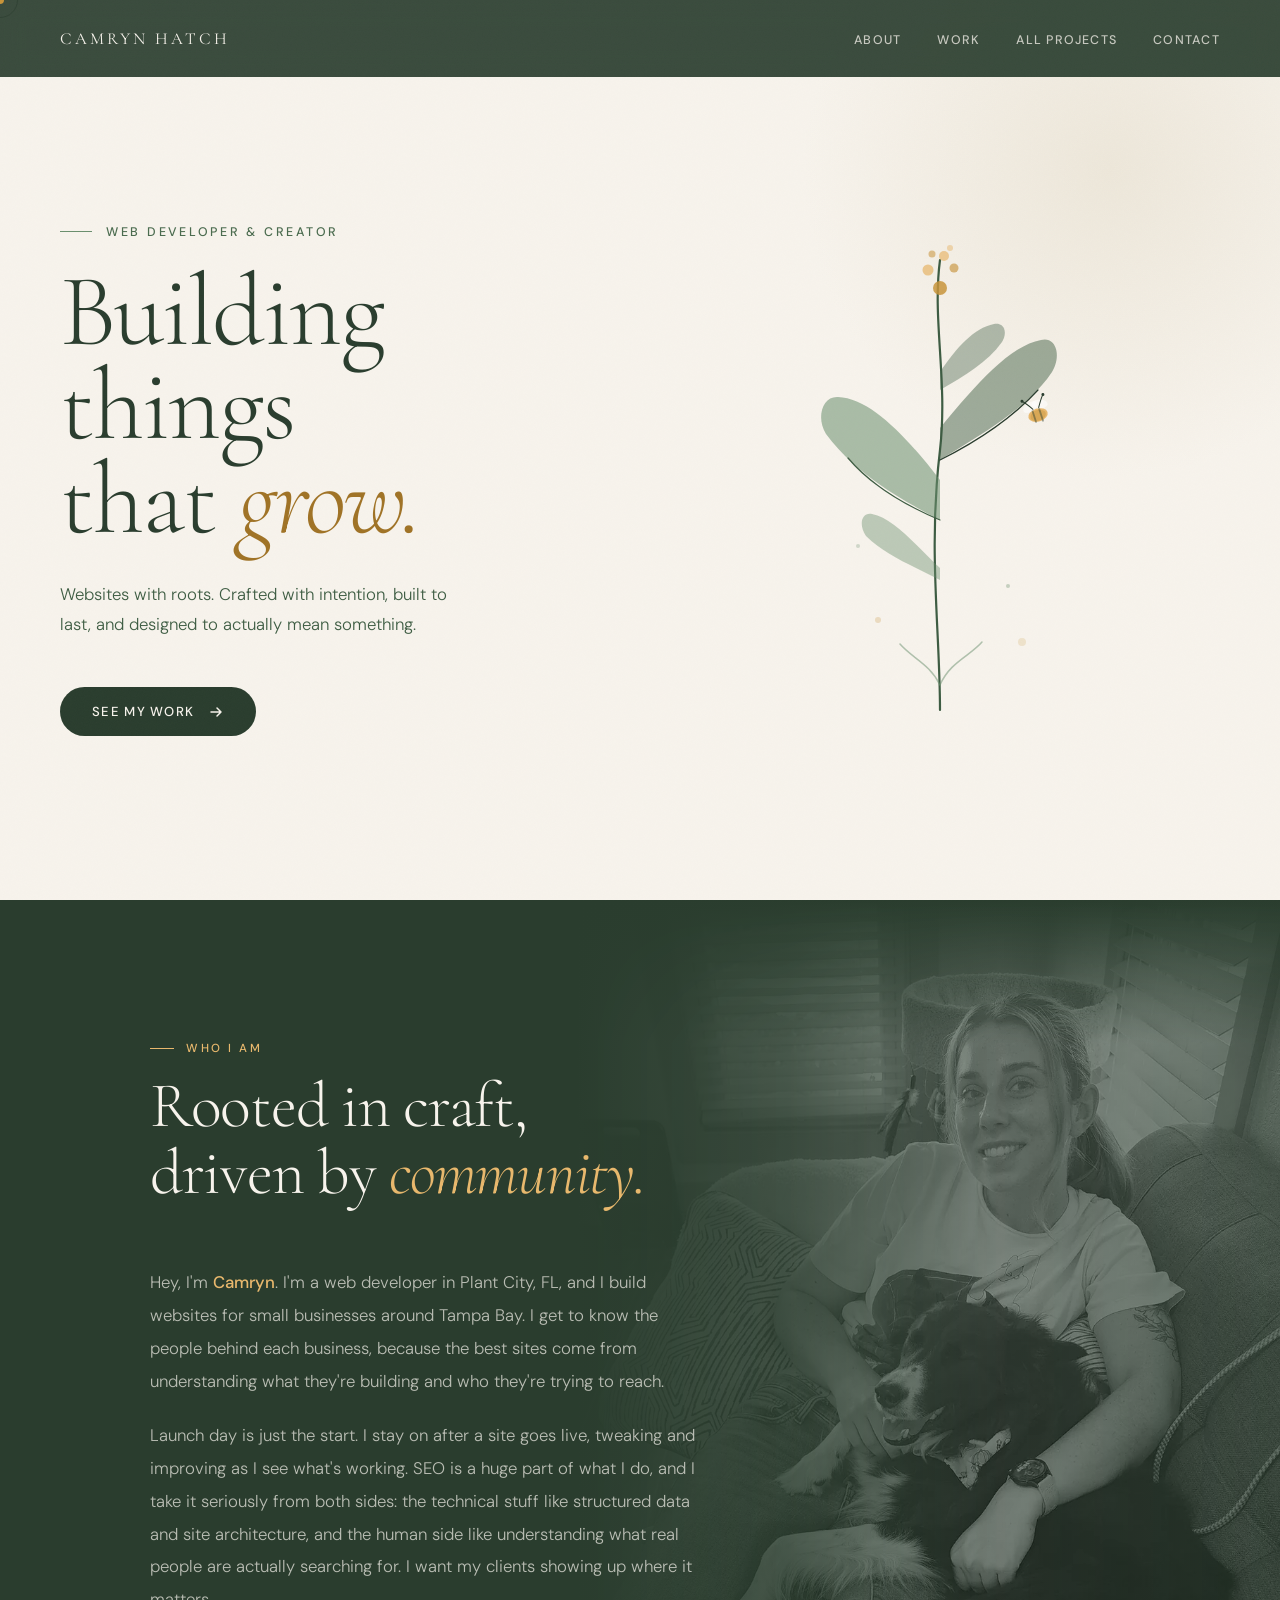
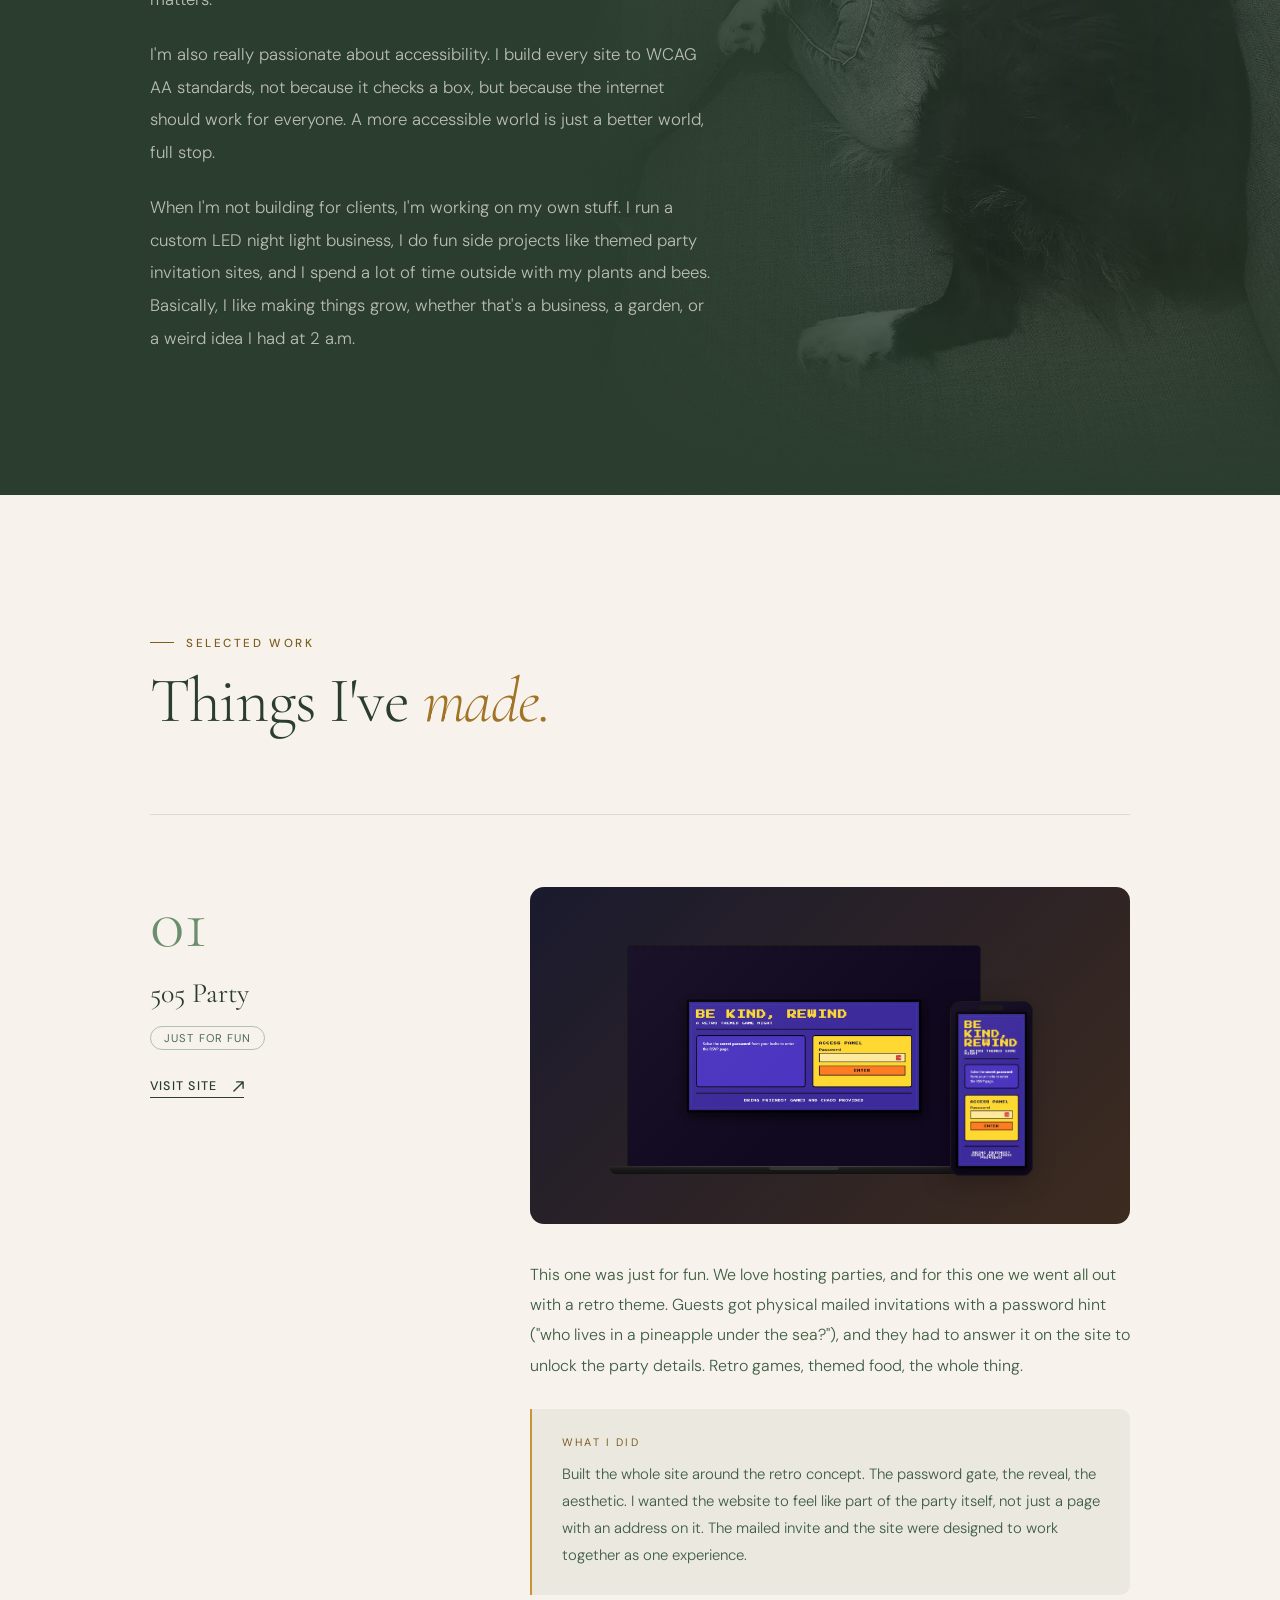
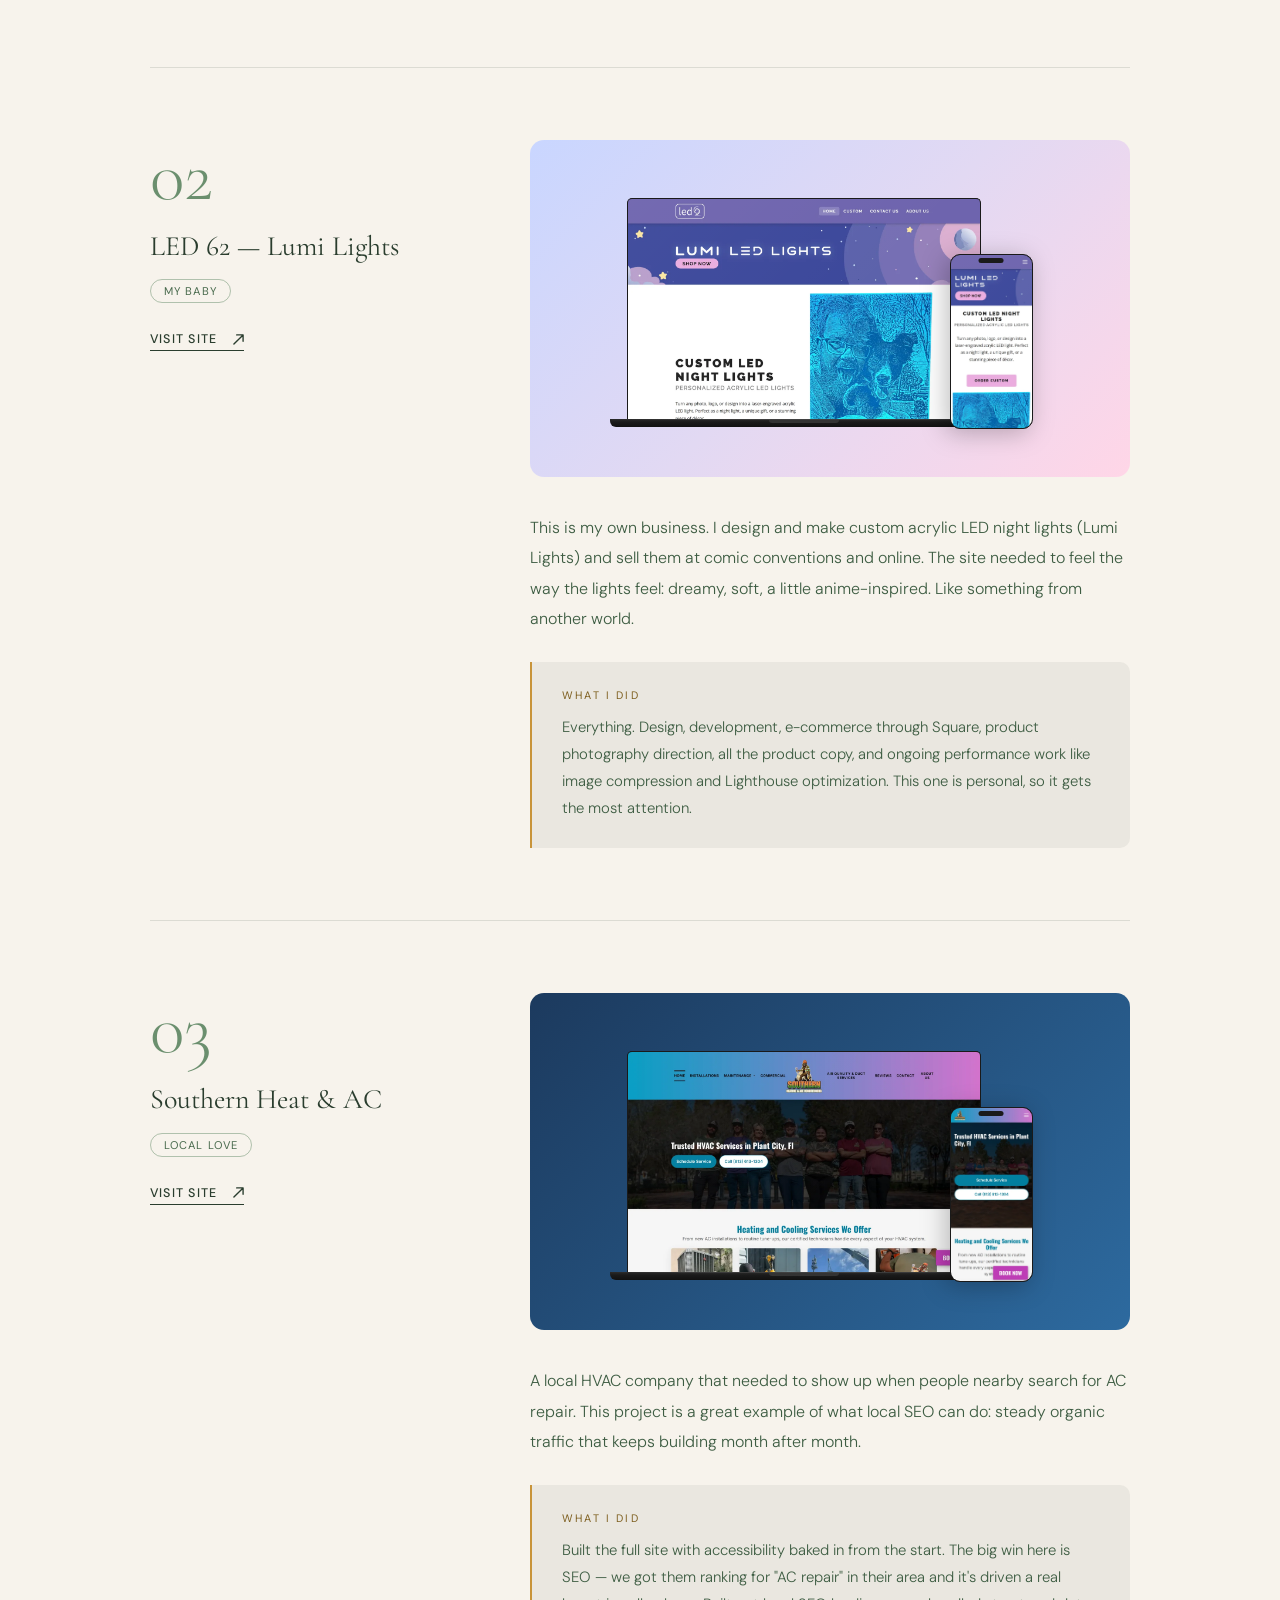
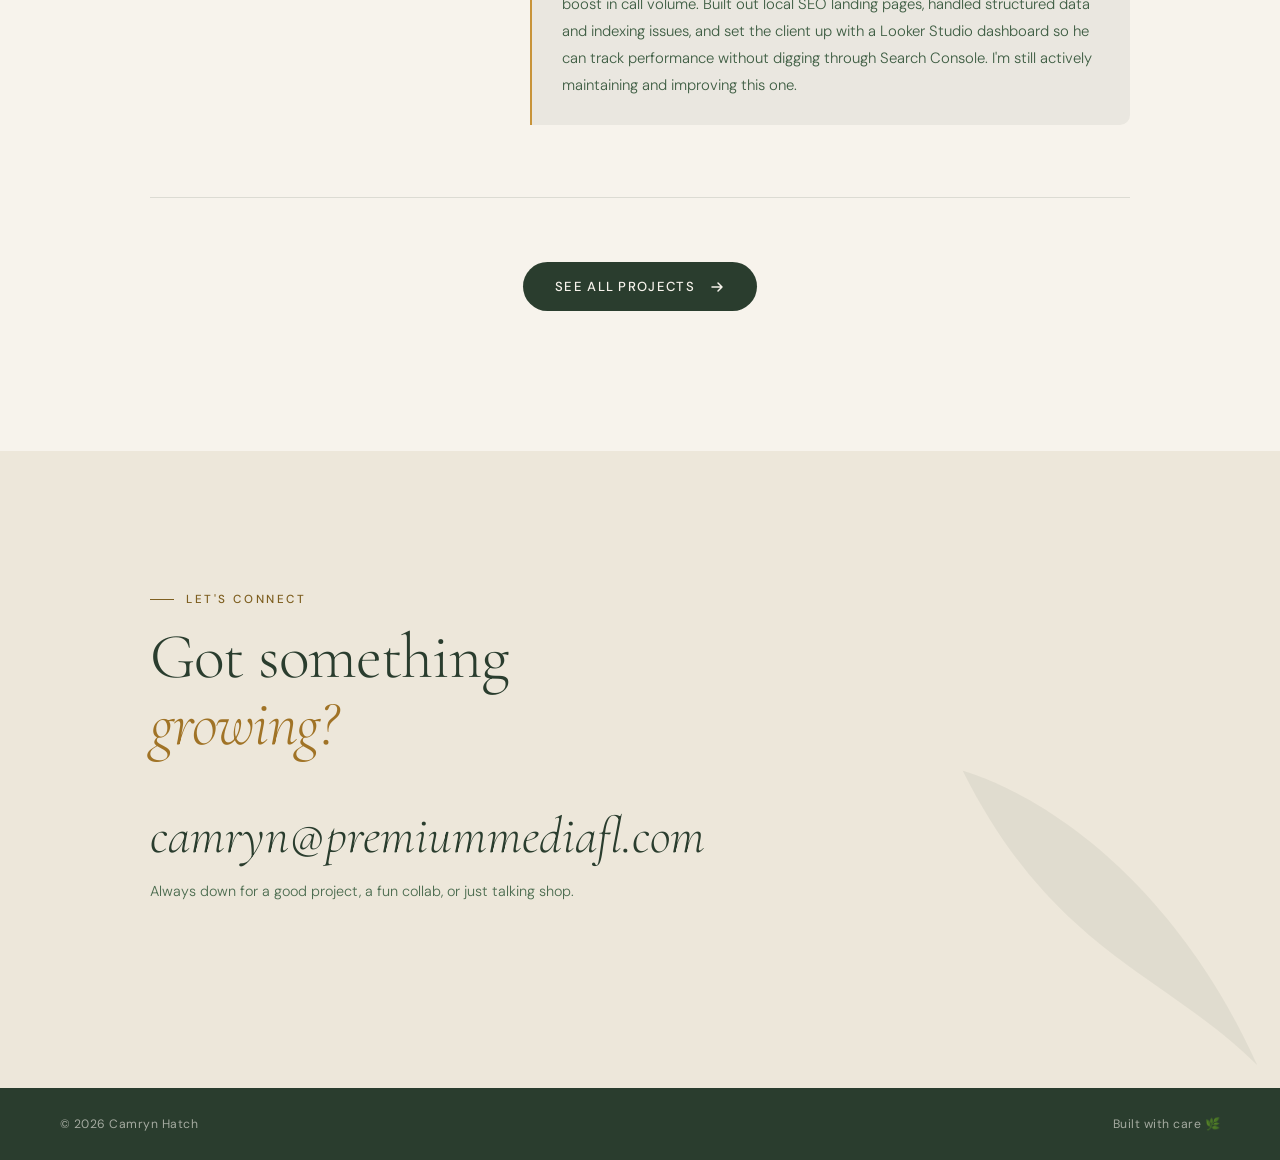
<file: index.html>
<!DOCTYPE html>
<html lang="en">
<head>
<meta charset="UTF-8">
<meta name="viewport" content="width=device-width, initial-scale=1.0">
<title>Camryn Hatch — Web Developer in Plant City, FL</title>
<meta name="description" content="Camryn Hatch is a web developer in Plant City, FL building accessible, SEO-focused websites for local businesses across Tampa Bay, with ongoing support after launch.">
<link rel="canonical" href="https://camrynhatch.com/">
<meta name="theme-color" content="#2A3D2E">
<link rel="icon" href="favicon.svg" type="image/svg+xml">

<meta property="og:type" content="website">
<meta property="og:url" content="https://camrynhatch.com/">
<meta property="og:title" content="Camryn Hatch — Web Developer in Plant City, FL">
<meta property="og:description" content="Accessible, SEO-focused websites for local businesses across Tampa Bay.">
<meta property="og:image" content="https://camrynhatch.com/assets/og-image.png">
<meta property="og:image:width" content="1200">
<meta property="og:image:height" content="630">
<meta name="twitter:card" content="summary_large_image">

<script type="application/ld+json">
{
  "@context": "https://schema.org",
  "@type": "Person",
  "name": "Camryn Hatch",
  "url": "https://camrynhatch.com/",
  "jobTitle": "Web Developer",
  "email": "mailto:camryn@premiummediafl.com",
  "image": "https://camrynhatch.com/assets/camryn.webp",
  "address": {
    "@type": "PostalAddress",
    "addressLocality": "Plant City",
    "addressRegion": "FL",
    "addressCountry": "US"
  },
  "worksFor": { "@type": "Organization", "name": "Premium Media FL", "url": "https://premiummediafl.com/" },
  "knowsAbout": ["Web development", "Local SEO", "Technical SEO", "Web accessibility", "WCAG"]
}
</script>

<link rel="preconnect" href="https://fonts.googleapis.com">
<link rel="preconnect" href="https://fonts.gstatic.com" crossorigin>
<link href="https://fonts.googleapis.com/css2?family=Cormorant+Garamond:ital,wght@0,300;0,400;0,600;1,300;1,400&family=DM+Sans:ital,wght@0,300;0,400;0,500;1,300&display=swap" rel="stylesheet">
<link rel="stylesheet" href="style.css">
</head>
<body>

<div class="cursor-dot" id="cursorDot"></div>
<div class="cursor-ring" id="cursorRing"></div>

<a href="#main" class="skip-nav">Skip to content</a>

<!-- NAV -->
<nav id="mainNav">
  <a href="#hero" class="nav-logo">Camryn Hatch</a>
  <button class="nav-toggle" id="navToggle" aria-label="Menu" aria-expanded="false" aria-controls="navLinks">
    <svg class="nav-toggle-icon" aria-hidden="true" focusable="false" viewBox="0 0 32 32" fill="none" xmlns="http://www.w3.org/2000/svg">
      <!-- Stem -->
      <line class="toggle-stem" x1="16" y1="6" x2="16" y2="26" stroke="currentColor" stroke-width="2" stroke-linecap="round"/>
      <!-- Left leaf -->
      <path class="toggle-leaf toggle-leaf--left" d="M16 13 C12 9 6 9 6 13 C6 17 12 17 16 13Z" fill="currentColor" opacity="0.7"/>
      <!-- Right leaf -->
      <path class="toggle-leaf toggle-leaf--right" d="M16 21 C20 17 26 17 26 21 C26 25 20 25 16 21Z" fill="currentColor" opacity="0.7"/>
    </svg>
  </button>
  <ul class="nav-links" id="navLinks">
    <li><a href="#about">About</a></li>
    <li><a href="#projects">Work</a></li>
    <li><a href="work.html">All projects</a></li>
    <li><a href="#contact">Contact</a></li>
  </ul>
</nav>

<main id="main" tabindex="-1">

<!-- HERO -->
<section id="hero">
  <div class="hero-bg-circle"></div>
  <div class="hero-left">
    <p class="hero-greeting">Web Developer &amp; Creator</p>
    <h1 class="hero-name">Building things<br>that <em>grow.</em></h1>
    <p class="hero-tagline">
      Websites with roots. Crafted with intention, built to last, and designed to actually mean something.
    </p>
    <a href="#projects" class="hero-cta">
      See my work
      <svg width="16" height="16" viewBox="0 0 16 16" fill="none" aria-hidden="true">
        <path d="M3 8h10M9 4l4 4-4 4" stroke="currentColor" stroke-width="1.5" stroke-linecap="round" stroke-linejoin="round"/>
      </svg>
    </a>
  </div>

  <div class="hero-right">
    <svg class="botanical-art" aria-hidden="true" focusable="false" viewBox="0 0 420 500" fill="none" xmlns="http://www.w3.org/2000/svg">
      <path d="M210 480 C210 400 198 320 210 220 C218 150 202 90 210 30" stroke="#3D5C42" stroke-width="2.2" stroke-linecap="round"/>
      <path d="M210 290 C168 268 126 244 96 204 C86 188 92 166 108 167 C140 168 176 206 210 250" fill="#6B8F6E" opacity="0.55"/>
      <path d="M210 290 C172 274 140 254 118 228" stroke="#3D5C42" stroke-width="1.2" stroke-linecap="round"/>
      <path d="M210 230 C252 204 298 178 322 142 C332 126 326 106 311 110 C280 116 248 152 210 198" fill="#3D5C42" opacity="0.48"/>
      <path d="M210 230 C250 210 284 186 308 160" stroke="#2A3D2E" stroke-width="1.2" stroke-linecap="round"/>
      <path d="M210 350 C184 336 156 326 136 306 C128 294 132 282 142 284 C164 288 186 316 210 338" fill="#6B8F6E" opacity="0.42"/>
      <path d="M210 160 C234 146 258 132 272 112 C278 102 274 92 264 94 C244 98 226 118 210 142" fill="#3D5C42" opacity="0.38"/>
      <circle cx="210" cy="58" r="7" fill="#C8943A" opacity="0.85"/>
      <circle cx="198" cy="40" r="5.5" fill="#E8B86D" opacity="0.75"/>
      <circle cx="224" cy="38" r="4.5" fill="#C8943A" opacity="0.65"/>
      <circle cx="214" cy="26" r="5" fill="#E8B86D" opacity="0.7"/>
      <circle cx="202" cy="24" r="3.5" fill="#C8943A" opacity="0.55"/>
      <circle cx="220" cy="18" r="3" fill="#E8B86D" opacity="0.5"/>
      <g transform="translate(308,185) rotate(-18)">
        <ellipse cx="0" cy="0" rx="10" ry="6.5" fill="#E8B86D"/>
        <path d="M-6 -3 Q0 -7 6 -3 Q10 0 6 4 Q0 7 -6 4 Q-10 1 -6 -3Z" fill="#C8943A" opacity="0.45"/>
        <line x1="-4" y1="-6" x2="-4" y2="6" stroke="#2A3D2E" stroke-width="1.8" stroke-linecap="round" opacity="0.45"/>
        <line x1="3" y1="-6" x2="3" y2="7" stroke="#2A3D2E" stroke-width="1.8" stroke-linecap="round" opacity="0.45"/>
        <ellipse cx="-5" cy="-10" rx="8" ry="4.5" fill="white" opacity="0.55" transform="rotate(-18 -5 -10)"/>
        <ellipse cx="5" cy="-10" rx="8" ry="4.5" fill="white" opacity="0.55" transform="rotate(18 5 -10)"/>
        <path d="M-3 -7 Q-8 -15 -11 -18" stroke="#2A3D2E" stroke-width="1" stroke-linecap="round"/>
        <path d="M3 -7 Q8 -15 11 -18" stroke="#2A3D2E" stroke-width="1" stroke-linecap="round"/>
        <circle cx="-11" cy="-18" r="1.5" fill="#2A3D2E"/>
        <circle cx="11" cy="-18" r="1.5" fill="#2A3D2E"/>
      </g>
      <path d="M210 455 C200 434 182 428 170 414" stroke="#6B8F6E" stroke-width="1.5" stroke-linecap="round" opacity="0.5"/>
      <path d="M210 455 C220 432 240 426 252 412" stroke="#6B8F6E" stroke-width="1.5" stroke-linecap="round" opacity="0.5"/>
      <circle cx="148" cy="390" r="3" fill="#C8943A" opacity="0.25"/>
      <circle cx="278" cy="356" r="2" fill="#6B8F6E" opacity="0.35"/>
      <circle cx="292" cy="412" r="4" fill="#C8943A" opacity="0.18"/>
      <circle cx="128" cy="316" r="2" fill="#6B8F6E" opacity="0.28"/>
    </svg>
  </div>
</section>

<!-- ABOUT -->
<section id="about">
  <div class="section-wrap">
    <div class="reveal">
      <p class="eyebrow">Who I am</p>
      <h2 class="section-heading">Rooted in craft,<br>driven by <em>community.</em></h2>
    </div>
    <div class="about-grid">
      <div class="about-body reveal reveal-d1">
        <p>
          Hey, I'm <strong>Camryn</strong>. I'm a web developer in Plant City, FL, and I build websites for small businesses around Tampa Bay. I get to know the people behind each business, because the best sites come from understanding what they're building and who they're trying to reach.
        </p>
        <p>
          Launch day is just the start. I stay on after a site goes live, tweaking and improving as I see what's working. SEO is a huge part of what I do, and I take it seriously from both sides: the technical stuff like structured data and site architecture, and the human side like understanding what real people are actually searching for. I want my clients showing up where it matters.
        </p>
        <p>
          I'm also really passionate about accessibility. I build every site to WCAG AA standards, not because it checks a box, but because the internet should work for everyone. A more accessible world is just a better world, full stop.
        </p>
        <p>
          When I'm not building for clients, I'm working on my own stuff. I run a custom LED night light business, I do fun side projects like themed party invitation sites, and I spend a lot of time outside with my plants and bees. Basically, I like making things grow, whether that's a business, a garden, or a weird idea I had at 2 a.m.
        </p>
      </div>
    </div>
  </div>
  <div class="about-portrait-bg">
    <img src="assets/camryn.webp" alt="" width="1000" height="1776" loading="lazy" decoding="async">
  </div>
</section>

<!-- PROJECTS -->
<section id="projects">
  <div class="section-wrap">
    <div class="projects-header reveal">
      <p class="eyebrow">Selected work</p>
      <h2 class="section-heading">Things I've <em>made.</em></h2>
    </div>

    <!-- PROJECT 1: 505 Party -->
    <div class="project-entry reveal">
      <div class="project-meta">
        <div class="project-number">01</div>
        <h3 class="project-name">505 Party</h3>
        <div class="project-tags">
          <span class="project-tag">Just for fun</span>
        </div>
        <a href="https://505party.com/" target="_blank" rel="noopener" class="project-link-btn">
          Visit site<span class="sr-only"> (opens in new tab)</span>
          <svg width="11" height="11" viewBox="0 0 12 12" fill="none" aria-hidden="true"><path d="M1 11L11 1M11 1H4M11 1V8" stroke="currentColor" stroke-width="1.5" stroke-linecap="round" stroke-linejoin="round"/></svg>
        </a>
      </div>
      <div class="project-content">
        <a href="https://505party.com/" target="_blank" rel="noopener" aria-label="Visit 505 Party website (opens in new tab)" class="project-visual" style="background: linear-gradient(135deg, #1a1a2e 0%, #3d2b1f 100%);">
          <div class="project-visual-inner">
            <div class="device-mockup-group device-mockup-group--wide">
              <div class="device-laptop">
                <div class="laptop-screen">
                  <img src="assets/screenshots/505-pc.webp" width="1200" height="750" alt="505 Party desktop view" loading="lazy">
                </div>
                <div class="laptop-base"></div>
              </div>
              <div class="device-phone">
                <div class="phone-notch"></div>
                <div class="phone-screen">
                  <img src="assets/screenshots/505-phone.webp" width="375" height="812" alt="505 Party mobile view" loading="lazy">
                </div>
              </div>
            </div>
          </div>
        </a>
        <p class="project-description">
          This one was just for fun. We love hosting parties, and for this one we went all out with a retro theme. Guests got physical mailed invitations with a password hint ("who lives in a pineapple under the sea?"), and they had to answer it on the site to unlock the party details. Retro games, themed food, the whole thing.
        </p>
        <div class="project-breakdown">
          <div class="breakdown-title">What I did</div>
          <div class="breakdown-text">
            Built the whole site around the retro concept. The password gate, the reveal, the aesthetic. I wanted the website to feel like part of the party itself, not just a page with an address on it. The mailed invite and the site were designed to work together as one experience.
          </div>
        </div>
      </div>
    </div>

    <!-- PROJECT 2: LED 62 -->
    <div class="project-entry reveal">
      <div class="project-meta">
        <div class="project-number">02</div>
        <h3 class="project-name">LED 62 — Lumi Lights</h3>
        <div class="project-tags">
          <span class="project-tag">My baby</span>
        </div>
        <a href="https://led62.com/" target="_blank" rel="noopener" class="project-link-btn">
          Visit site<span class="sr-only"> (opens in new tab)</span>
          <svg width="11" height="11" viewBox="0 0 12 12" fill="none" aria-hidden="true"><path d="M1 11L11 1M11 1H4M11 1V8" stroke="currentColor" stroke-width="1.5" stroke-linecap="round" stroke-linejoin="round"/></svg>
        </a>
      </div>
      <div class="project-content">
        <a href="https://led62.com/" target="_blank" rel="noopener" aria-label="Visit LED 62 website (opens in new tab)" class="project-visual" style="background: linear-gradient(135deg, #c9d6ff 0%, #e2d9f3 50%, #ffd6e7 100%);">
          <div class="project-visual-inner">
            <div class="device-mockup-group device-mockup-group--wide">
              <div class="device-laptop">
                <div class="laptop-screen">
                  <img src="assets/screenshots/led62-pc.webp" width="1200" height="750" alt="LED 62 desktop view" loading="lazy">
                </div>
                <div class="laptop-base"></div>
              </div>
              <div class="device-phone">
                <div class="phone-notch"></div>
                <div class="phone-screen">
                  <img src="assets/screenshots/led62-phone.webp" width="375" height="812" alt="LED 62 mobile view" loading="lazy">
                </div>
              </div>
            </div>
          </div>
        </a>
        <p class="project-description">
          This is my own business. I design and make custom acrylic LED night lights (Lumi Lights) and sell them at comic conventions and online. The site needed to feel the way the lights feel: dreamy, soft, a little anime-inspired. Like something from another world.
        </p>
        <div class="project-breakdown">
          <div class="breakdown-title">What I did</div>
          <div class="breakdown-text">
            Everything. Design, development, e-commerce through Square, product photography direction, all the product copy, and ongoing performance work like image compression and Lighthouse optimization. This one is personal, so it gets the most attention.
          </div>
        </div>
      </div>
    </div>

    <!-- PROJECT 3: Southern Heat & AC -->
    <div class="project-entry reveal">
      <div class="project-meta">
        <div class="project-number">03</div>
        <h3 class="project-name">Southern Heat &amp; AC</h3>
        <div class="project-tags">
          <span class="project-tag">Local love</span>
        </div>
        <a href="https://southernheatandac.com/" target="_blank" rel="noopener" class="project-link-btn">
          Visit site<span class="sr-only"> (opens in new tab)</span>
          <svg width="11" height="11" viewBox="0 0 12 12" fill="none" aria-hidden="true"><path d="M1 11L11 1M11 1H4M11 1V8" stroke="currentColor" stroke-width="1.5" stroke-linecap="round" stroke-linejoin="round"/></svg>
        </a>
      </div>
      <div class="project-content">
        <a href="https://southernheatandac.com/" target="_blank" rel="noopener" aria-label="Visit Southern Heat and AC website (opens in new tab)" class="project-visual" style="background: linear-gradient(135deg, #1c3a5e 0%, #2d6a9f 100%);">
          <div class="project-visual-inner">
            <div class="device-mockup-group device-mockup-group--wide">
              <div class="device-laptop">
                <div class="laptop-screen">
                  <img src="assets/screenshots/southern-pc.webp" width="1200" height="750" alt="Southern Heat & AC desktop view" loading="lazy">
                </div>
                <div class="laptop-base"></div>
              </div>
              <div class="device-phone">
                <div class="phone-notch"></div>
                <div class="phone-screen">
                  <img src="assets/screenshots/southern-phone.webp" width="375" height="812" alt="Southern Heat & AC mobile view" loading="lazy">
                </div>
              </div>
            </div>
          </div>
        </a>
        <p class="project-description">
          A local HVAC company that needed to show up when people nearby search for AC repair. This project is a great example of what local SEO can do: steady organic traffic that keeps building month after month.
        </p>
        <div class="project-breakdown">
          <div class="breakdown-title">What I did</div>
          <div class="breakdown-text">
            Built the full site with accessibility baked in from the start. The big win here is SEO — we got them ranking for "AC repair" in their area and it's driven a real boost in call volume. Built out local SEO landing pages, handled structured data and indexing issues, and set the client up with a Looker Studio dashboard so he can track performance without digging through Search Console. I'm still actively maintaining and improving this one.
          </div>
        </div>
      </div>
    </div>

    <div class="projects-more reveal">
      <a href="work.html" class="hero-cta">
        See all projects
        <svg width="16" height="16" viewBox="0 0 16 16" fill="none" aria-hidden="true">
          <path d="M3 8h10M9 4l4 4-4 4" stroke="currentColor" stroke-width="1.5" stroke-linecap="round" stroke-linejoin="round"/>
        </svg>
      </a>
    </div>

  </div>
</section>

<!-- CONTACT -->
<section id="contact">
  <div class="section-wrap">
    <div class="contact-inner reveal">
      <p class="eyebrow">Let's connect</p>
      <h2 class="section-heading">Got something<br><em>growing?</em></h2>
      <a href="mailto:camryn@premiummediafl.com" class="contact-email">camryn@premiummediafl.com</a>
      <p class="contact-sub">Always down for a good project, a fun collab, or just talking shop.</p>
      <!-- TODO: add Instagram handle, then restore:
      <div class="social-row">
        <a href="https://www.instagram.com/HANDLE/" target="_blank" rel="noopener" class="social-link">Follow me on Instagram<span class="sr-only"> (opens in new tab)</span></a>
      </div>
      -->
    </div>
  </div>
  <svg class="deco-leaf" aria-hidden="true" focusable="false" width="340" height="340" viewBox="0 0 300 300" fill="none">
    <path d="M280 280 C200 200 100 180 20 20 C20 20 180 60 280 280Z" fill="#2A3D2E"/>
  </svg>
</section>

</main>

<!-- FOOTER -->
<footer>
  <span>&#169; <span id="yr"></span> Camryn Hatch</span>
  <span>Built with care &#127807;</span>
</footer>

<script>
document.getElementById('yr').textContent = new Date().getFullYear();

// Cursor
const dot = document.getElementById('cursorDot');
const ring = document.getElementById('cursorRing');
let mx = 0, my = 0, rx = 0, ry = 0;

document.addEventListener('mousemove', e => {
  mx = e.clientX; my = e.clientY;
  dot.style.left = mx + 'px';
  dot.style.top = my + 'px';
});

(function animateRing() {
  rx += (mx - rx) * 0.1;
  ry += (my - ry) * 0.1;
  ring.style.left = rx + 'px';
  ring.style.top = ry + 'px';
  requestAnimationFrame(animateRing);
})();

document.querySelectorAll('a, .project-entry').forEach(el => {
  el.addEventListener('mouseenter', () => document.body.classList.add('hovering'));
  el.addEventListener('mouseleave', () => document.body.classList.remove('hovering'));
});

// Scroll reveal
const observer = new IntersectionObserver(entries => {
  entries.forEach(e => { if (e.isIntersecting) e.target.classList.add('visible'); });
}, { threshold: 0.1 });
document.querySelectorAll('.reveal').forEach(el => observer.observe(el));

// Nav: solid background once the page scrolls, so links don't sit on top of content
const nav = document.getElementById('mainNav');
const setScrolled = () => nav.classList.toggle('nav-scrolled', window.scrollY > 40);
setScrolled();
window.addEventListener('scroll', setScrolled, { passive: true });

// Nav: go light on dark backgrounds
const darkSections = document.querySelectorAll('#about');

const navObserver = new IntersectionObserver(entries => {
  entries.forEach(entry => {
    if (entry.isIntersecting) {
      nav.classList.add('nav-light');
    } else {
      const anyDark = Array.from(darkSections).some(s => s.classList.contains('in-view'));
      if (!anyDark) nav.classList.remove('nav-light');
    }
    entry.target.classList.toggle('in-view', entry.isIntersecting);
  });
}, { threshold: 0.1 });

darkSections.forEach(s => navObserver.observe(s));

// Mobile nav toggle
const navToggle = document.getElementById('navToggle');
const navLinks = document.getElementById('navLinks');

navToggle.addEventListener('click', () => {
  const isOpen = navLinks.classList.toggle('nav-open');
  navToggle.classList.toggle('is-open');
  navToggle.setAttribute('aria-expanded', isOpen);
  document.body.classList.toggle('nav-locked', isOpen);
});

function closeNav() {
  navLinks.classList.remove('nav-open');
  navToggle.classList.remove('is-open');
  navToggle.setAttribute('aria-expanded', false);
  document.body.classList.remove('nav-locked');
}
navLinks.querySelectorAll('a').forEach(link => link.addEventListener('click', closeNav));

// Escape closes the mobile menu and returns focus to the toggle
document.addEventListener('keydown', e => {
  if (e.key === 'Escape' && navLinks.classList.contains('nav-open')) {
    closeNav();
    navToggle.focus();
  }
});
</script>
</body>
</html>
</file>
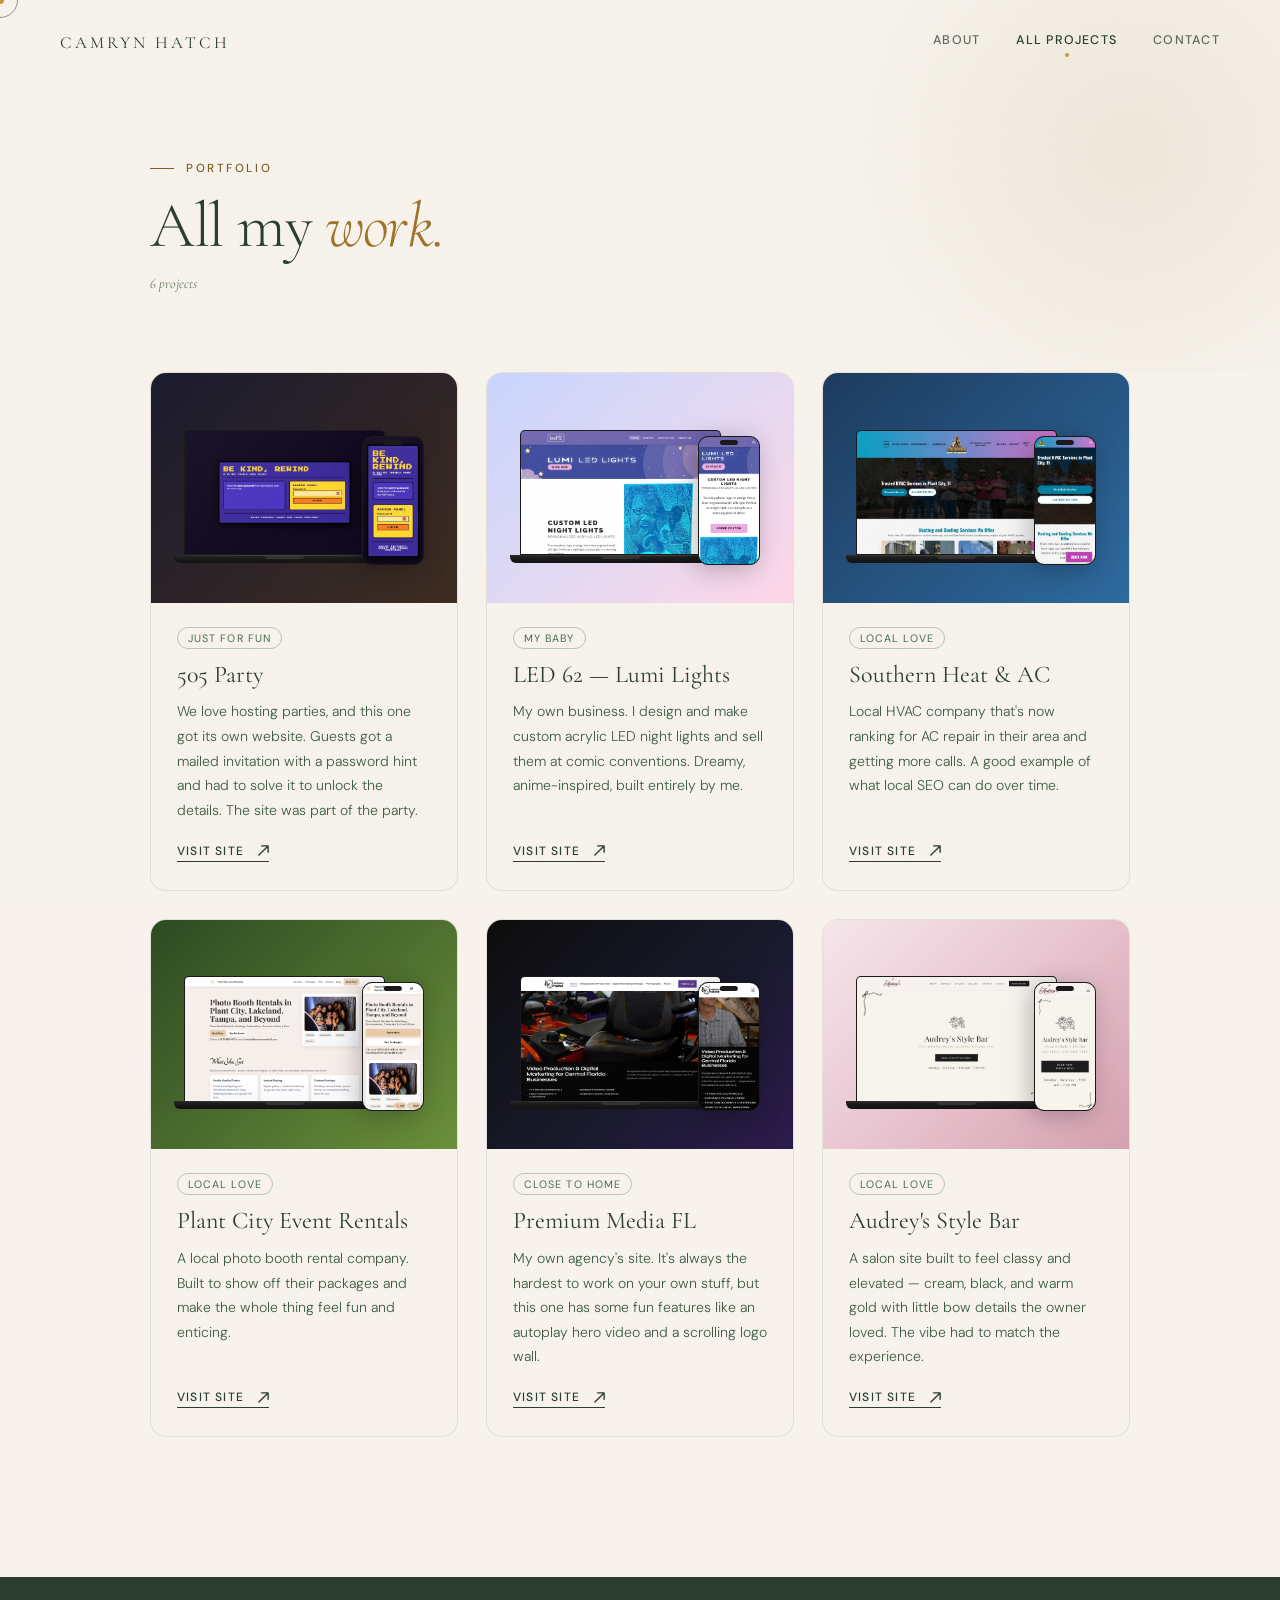
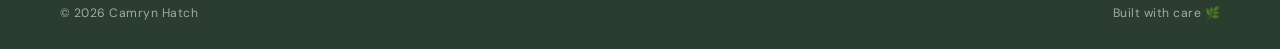
<file: work.html>
<!DOCTYPE html>
<html lang="en">
<head>
<meta charset="UTF-8">
<meta name="viewport" content="width=device-width, initial-scale=1.0">
<title>Web Design Portfolio — Camryn Hatch, Plant City, FL</title>
<meta name="description" content="Websites Camryn Hatch has designed and built for Tampa Bay businesses, including Southern Heat &amp; AC, Premium Media FL, Audrey's Style Bar, and Plant City Event Rentals.">
<link rel="canonical" href="https://camrynhatch.com/work.html">
<meta name="theme-color" content="#2A3D2E">
<link rel="icon" href="favicon.svg" type="image/svg+xml">
<meta property="og:type" content="website">
<meta property="og:url" content="https://camrynhatch.com/work.html">
<meta property="og:title" content="Web Design Portfolio — Camryn Hatch">
<meta property="og:description" content="Websites built for Tampa Bay businesses and side projects.">
<meta property="og:image" content="https://camrynhatch.com/assets/og-image.png">
<meta property="og:image:width" content="1200">
<meta property="og:image:height" content="630">
<meta name="twitter:card" content="summary_large_image">
<link rel="preconnect" href="https://fonts.googleapis.com">
<link rel="preconnect" href="https://fonts.gstatic.com" crossorigin>
<link href="https://fonts.googleapis.com/css2?family=Cormorant+Garamond:ital,wght@0,300;0,400;0,600;1,300;1,400&family=DM+Sans:ital,wght@0,300;0,400;0,500;1,300&display=swap" rel="stylesheet">
<link rel="stylesheet" href="style.css">
</head>
<body>

<div class="cursor-dot" id="cursorDot"></div>
<div class="cursor-ring" id="cursorRing"></div>

<a href="#main" class="skip-nav">Skip to content</a>

<!-- NAV -->
<nav id="mainNav">
  <a href="index.html" class="nav-logo">Camryn Hatch</a>
  <button class="nav-toggle" id="navToggle" aria-label="Menu" aria-expanded="false" aria-controls="navLinks">
    <svg class="nav-toggle-icon" aria-hidden="true" focusable="false" viewBox="0 0 32 32" fill="none" xmlns="http://www.w3.org/2000/svg">
      <!-- Stem -->
      <line class="toggle-stem" x1="16" y1="6" x2="16" y2="26" stroke="currentColor" stroke-width="2" stroke-linecap="round"/>
      <!-- Left leaf -->
      <path class="toggle-leaf toggle-leaf--left" d="M16 13 C12 9 6 9 6 13 C6 17 12 17 16 13Z" fill="currentColor" opacity="0.7"/>
      <!-- Right leaf -->
      <path class="toggle-leaf toggle-leaf--right" d="M16 21 C20 17 26 17 26 21 C26 25 20 25 16 21Z" fill="currentColor" opacity="0.7"/>
    </svg>
  </button>
  <ul class="nav-links" id="navLinks">
    <li><a href="index.html#about">About</a></li>
    <li><a href="work.html" class="active" aria-current="page">All Projects</a></li>
    <li><a href="index.html#contact">Contact</a></li>
  </ul>
</nav>

<main id="main" tabindex="-1">

<!-- PAGE HEADER -->
<section class="work-header">
  <div class="hero-bg-circle"></div>
  <div class="section-wrap">
    <div class="work-header-inner">
      <div class="work-header-text reveal">
        <p class="eyebrow">Portfolio</p>
        <h1 class="section-heading">All my <em>work.</em></h1>
        <p class="work-count" id="workCount"></p>
      </div>
    </div>
  </div>
</section>

<!-- WORK GRID -->
<section class="work-grid-section">
  <div class="section-wrap">
    <div class="work-grid" id="workGrid">

      <!-- 505 Party -->
      <a href="https://505party.com/" target="_blank" rel="noopener" class="work-card reveal">
        <div class="card-thumb" style="background: linear-gradient(135deg, #1a1a2e 0%, #3d2b1f 100%);">
          <div class="card-thumb-inner">
            <div class="device-mockup-group">
              <div class="device-laptop">
                <div class="laptop-screen">
                  <img src="assets/screenshots/505-pc.webp" width="1200" height="750" alt="505 Party desktop view" loading="lazy">
                </div>
                <div class="laptop-base"></div>
              </div>
              <div class="device-phone">
                <div class="phone-notch"></div>
                <div class="phone-screen">
                  <img src="assets/screenshots/505-phone.webp" width="375" height="812" alt="505 Party mobile view" loading="lazy">
                </div>
              </div>
            </div>
          </div>
        </div>
        <div class="card-body">
          <div class="card-tags">
            <span class="card-tag">Just for fun</span>
          </div>
          <h2 class="card-name">505 Party</h2>
          <p class="card-desc">We love hosting parties, and this one got its own website. Guests got a mailed invitation with a password hint and had to solve it to unlock the details. The site was part of the party.</p>
          <span class="card-link">
            Visit site<span class="sr-only"> (opens in new tab)</span>
            <svg width="11" height="11" viewBox="0 0 12 12" fill="none" aria-hidden="true"><path d="M1 11L11 1M11 1H4M11 1V8" stroke="currentColor" stroke-width="1.5" stroke-linecap="round" stroke-linejoin="round"/></svg>
          </span>
        </div>
      </a>

      <!-- LED 62 -->
      <a href="https://led62.com/" target="_blank" rel="noopener" class="work-card reveal reveal-d1">
        <div class="card-thumb" style="background: linear-gradient(135deg, #c9d6ff 0%, #e2d9f3 50%, #ffd6e7 100%);">
          <div class="card-thumb-inner">
            <div class="device-mockup-group">
              <div class="device-laptop">
                <div class="laptop-screen">
                  <img src="assets/screenshots/led62-pc.webp" width="1200" height="750" alt="LED 62 desktop view" loading="lazy">
                </div>
                <div class="laptop-base"></div>
              </div>
              <div class="device-phone">
                <div class="phone-notch"></div>
                <div class="phone-screen">
                  <img src="assets/screenshots/led62-phone.webp" width="375" height="812" alt="LED 62 mobile view" loading="lazy">
                </div>
              </div>
            </div>
          </div>
        </div>
        <div class="card-body">
          <div class="card-tags">
            <span class="card-tag">My baby</span>
          </div>
          <h2 class="card-name">LED 62 — Lumi Lights</h2>
          <p class="card-desc">My own business. I design and make custom acrylic LED night lights and sell them at comic conventions. Dreamy, anime-inspired, built entirely by me.</p>
          <span class="card-link">
            Visit site<span class="sr-only"> (opens in new tab)</span>
            <svg width="11" height="11" viewBox="0 0 12 12" fill="none" aria-hidden="true"><path d="M1 11L11 1M11 1H4M11 1V8" stroke="currentColor" stroke-width="1.5" stroke-linecap="round" stroke-linejoin="round"/></svg>
          </span>
        </div>
      </a>

      <!-- Southern Heat & AC -->
      <a href="https://southernheatandac.com/" target="_blank" rel="noopener" class="work-card reveal reveal-d2">
        <div class="card-thumb" style="background: linear-gradient(135deg, #1c3a5e 0%, #2d6a9f 100%);">
          <div class="card-thumb-inner">
            <div class="device-mockup-group">
              <div class="device-laptop">
                <div class="laptop-screen">
                  <img src="assets/screenshots/southern-pc.webp" width="1200" height="750" alt="Southern Heat & AC desktop view" loading="lazy">
                </div>
                <div class="laptop-base"></div>
              </div>
              <div class="device-phone">
                <div class="phone-notch"></div>
                <div class="phone-screen">
                  <img src="assets/screenshots/southern-phone.webp" width="375" height="812" alt="Southern Heat & AC mobile view" loading="lazy">
                </div>
              </div>
            </div>
          </div>
        </div>
        <div class="card-body">
          <div class="card-tags">
            <span class="card-tag">Local love</span>
          </div>
          <h2 class="card-name">Southern Heat &amp; AC</h2>
          <p class="card-desc">Local HVAC company that's now ranking for AC repair in their area and getting more calls. A good example of what local SEO can do over time.</p>
          <span class="card-link">
            Visit site<span class="sr-only"> (opens in new tab)</span>
            <svg width="11" height="11" viewBox="0 0 12 12" fill="none" aria-hidden="true"><path d="M1 11L11 1M11 1H4M11 1V8" stroke="currentColor" stroke-width="1.5" stroke-linecap="round" stroke-linejoin="round"/></svg>
          </span>
        </div>
      </a>

      <!-- Plant City Event Rentals -->
      <a href="https://plantcityeventrentals.com/" target="_blank" rel="noopener" class="work-card reveal">
        <div class="card-thumb" style="background: linear-gradient(135deg, #2d4a22 0%, #6b8f3a 100%);">
          <div class="card-thumb-inner">
            <div class="device-mockup-group">
              <div class="device-laptop">
                <div class="laptop-screen">
                  <img src="assets/screenshots/event-pc.webp" width="1200" height="750" alt="Plant City Event Rentals desktop view" loading="lazy">
                </div>
                <div class="laptop-base"></div>
              </div>
              <div class="device-phone">
                <div class="phone-notch"></div>
                <div class="phone-screen">
                  <img src="assets/screenshots/event-phone.webp" width="375" height="812" alt="Plant City Event Rentals mobile view" loading="lazy">
                </div>
              </div>
            </div>
          </div>
        </div>
        <div class="card-body">
          <div class="card-tags">
            <span class="card-tag">Local love</span>
          </div>
          <h2 class="card-name">Plant City Event Rentals</h2>
          <p class="card-desc">A local photo booth rental company. Built to show off their packages and make the whole thing feel fun and enticing.</p>
          <span class="card-link">
            Visit site<span class="sr-only"> (opens in new tab)</span>
            <svg width="11" height="11" viewBox="0 0 12 12" fill="none" aria-hidden="true"><path d="M1 11L11 1M11 1H4M11 1V8" stroke="currentColor" stroke-width="1.5" stroke-linecap="round" stroke-linejoin="round"/></svg>
          </span>
        </div>
      </a>

      <!-- Premium Media FL -->
      <a href="https://premiummediafl.com/" target="_blank" rel="noopener" class="work-card reveal reveal-d1">
        <div class="card-thumb" style="background: linear-gradient(135deg, #0d0d0d 0%, #1a1a2e 60%, #2d1b4e 100%);">
          <div class="card-thumb-inner">
            <div class="device-mockup-group">
              <div class="device-laptop">
                <div class="laptop-screen">
                  <img src="assets/screenshots/premium-pc.webp" width="1200" height="750" alt="Premium Media FL desktop view" loading="lazy">
                </div>
                <div class="laptop-base"></div>
              </div>
              <div class="device-phone">
                <div class="phone-notch"></div>
                <div class="phone-screen">
                  <img src="assets/screenshots/premium-phone.webp" width="375" height="812" alt="Premium Media FL mobile view" loading="lazy">
                </div>
              </div>
            </div>
          </div>
        </div>
        <div class="card-body">
          <div class="card-tags">
            <span class="card-tag">Close to home</span>
          </div>
          <h2 class="card-name">Premium Media FL</h2>
          <p class="card-desc">My own agency's site. It's always the hardest to work on your own stuff, but this one has some fun features like an autoplay hero video and a scrolling logo wall.</p>
          <span class="card-link">
            Visit site<span class="sr-only"> (opens in new tab)</span>
            <svg width="11" height="11" viewBox="0 0 12 12" fill="none" aria-hidden="true"><path d="M1 11L11 1M11 1H4M11 1V8" stroke="currentColor" stroke-width="1.5" stroke-linecap="round" stroke-linejoin="round"/></svg>
          </span>
        </div>
      </a>

      <!-- Audrey's Style Bar -->
      <a href="https://audreysstylebar.com/" target="_blank" rel="noopener" class="work-card reveal reveal-d2">
        <div class="card-thumb" style="background: linear-gradient(135deg, #f5e6ea 0%, #e8c4cf 50%, #d4a0af 100%);">
          <div class="card-thumb-inner">
            <div class="device-mockup-group">
              <div class="device-laptop">
                <div class="laptop-screen">
                  <img src="assets/screenshots/audrey-pc.webp" width="1200" height="750" alt="Audrey's Style Bar desktop view" loading="lazy">
                </div>
                <div class="laptop-base"></div>
              </div>
              <div class="device-phone">
                <div class="phone-notch"></div>
                <div class="phone-screen">
                  <img src="assets/screenshots/audrey-phone.webp" width="375" height="812" alt="Audrey's Style Bar mobile view" loading="lazy">
                </div>
              </div>
            </div>
          </div>
        </div>
        <div class="card-body">
          <div class="card-tags">
            <span class="card-tag">Local love</span>
          </div>
          <h2 class="card-name">Audrey's Style Bar</h2>
          <p class="card-desc">A salon site built to feel classy and elevated — cream, black, and warm gold with little bow details the owner loved. The vibe had to match the experience.</p>
          <span class="card-link">
            Visit site<span class="sr-only"> (opens in new tab)</span>
            <svg width="11" height="11" viewBox="0 0 12 12" fill="none" aria-hidden="true"><path d="M1 11L11 1M11 1H4M11 1V8" stroke="currentColor" stroke-width="1.5" stroke-linecap="round" stroke-linejoin="round"/></svg>
          </span>
        </div>
      </a>

    </div>
  </div>
</section>

</main>

<!-- FOOTER -->
<footer>
  <span>&#169; <span id="yr"></span> Camryn Hatch</span>
  <span>Built with care &#127807;</span>
</footer>

<script>
  document.getElementById('yr').textContent = new Date().getFullYear();

  // Project count stays in sync with the cards
  const cardCount = document.querySelectorAll('.work-card').length;
  document.getElementById('workCount').textContent = cardCount + (cardCount === 1 ? ' project' : ' projects');

  // Solid nav background once scrolled
  const nav = document.getElementById('mainNav');
  const setScrolled = () => nav.classList.toggle('nav-scrolled', window.scrollY > 40);
  setScrolled();
  window.addEventListener('scroll', setScrolled, { passive: true });

  // Cursor
  const dot = document.getElementById('cursorDot');
  const ring = document.getElementById('cursorRing');
  let mx = 0, my = 0, rx = 0, ry = 0;
  document.addEventListener('mousemove', e => {
    mx = e.clientX; my = e.clientY;
    dot.style.left = mx + 'px';
    dot.style.top = my + 'px';
  });
  (function animateRing() {
    rx += (mx - rx) * 0.1;
    ry += (my - ry) * 0.1;
    ring.style.left = rx + 'px';
    ring.style.top = ry + 'px';
    requestAnimationFrame(animateRing);
  })();
  document.querySelectorAll('a, .work-card').forEach(el => {
    el.addEventListener('mouseenter', () => document.body.classList.add('hovering'));
    el.addEventListener('mouseleave', () => document.body.classList.remove('hovering'));
  });

  // Scroll reveal
  const observer = new IntersectionObserver(entries => {
    entries.forEach(e => { if (e.isIntersecting) e.target.classList.add('visible'); });
  }, { threshold: 0.08 });
  document.querySelectorAll('.reveal').forEach(el => observer.observe(el));

  // Mobile nav toggle
  const navToggle = document.getElementById('navToggle');
  const navLinks = document.getElementById('navLinks');

  navToggle.addEventListener('click', () => {
    const isOpen = navLinks.classList.toggle('nav-open');
    navToggle.classList.toggle('is-open');
    navToggle.setAttribute('aria-expanded', isOpen);
    document.body.classList.toggle('nav-locked', isOpen);
  });

  function closeNav() {
    navLinks.classList.remove('nav-open');
    navToggle.classList.remove('is-open');
    navToggle.setAttribute('aria-expanded', false);
    document.body.classList.remove('nav-locked');
  }
  navLinks.querySelectorAll('a').forEach(link => link.addEventListener('click', closeNav));

  document.addEventListener('keydown', e => {
    if (e.key === 'Escape' && navLinks.classList.contains('nav-open')) {
      closeNav();
      navToggle.focus();
    }
  });
</script>
</body>
</html>
</file>
<file: style.css>
:root {
  --cream: #F7F3EC;
  --cream-dark: #EDE7DA;
  --forest: #2A3D2E;
  --forest-mid: #3D5C42;
  --moss: #6B8F6E;
  --moss-text: #4A6B4E;
  --honey: #C8943A;
  --honey-text: #7E5F20;
  --honey-light: #E8B86D;
  --honey-deep: #A07326; /* honey for large text on cream: 3.8:1 */
  --petal: #D4A5A5;
  --ink: #1C2419;
  --mist: rgba(42,61,46,0.06);
}

*, *::before, *::after { margin:0; padding:0; box-sizing:border-box; }
html { scroll-behavior: smooth; }

body {
  font-family: 'DM Sans', sans-serif;
  background: var(--cream);
  color: var(--ink);
  overflow-x: hidden;
}

body.nav-locked { overflow: hidden; }

/* SKIP NAV */
.skip-nav {
  position: absolute;
  top: -100%;
  left: 16px;
  background: var(--forest);
  color: var(--cream);
  padding: 12px 24px;
  border-radius: 0 0 8px 8px;
  font-size: 0.85rem;
  font-weight: 500;
  text-decoration: none;
  z-index: 9999;
  transition: top 0.2s;
}
.skip-nav:focus {
  top: 0;
}
main:focus { outline: none; }

.sr-only {
  position: absolute;
  width: 1px; height: 1px;
  padding: 0; margin: -1px;
  overflow: hidden;
  clip: rect(0,0,0,0);
  white-space: nowrap;
  border: 0;
}

/* Visible keyboard focus everywhere */
a:focus-visible,
button:focus-visible {
  outline: 2px solid var(--honey-deep);
  outline-offset: 4px;
  border-radius: 2px;
}
#about a:focus-visible,
nav.nav-light a:focus-visible,
nav.nav-light button:focus-visible,
.nav-links.nav-open a:focus-visible,
footer a:focus-visible { outline-color: var(--honey-light); }
.work-card:focus-visible { outline-offset: 3px; border-radius: 16px; }

body::before {
  content: '';
  position: fixed;
  inset: 0;
  z-index: 1000;
  pointer-events: none;
  opacity: 0.022;
  background-image: url("data:image/svg+xml,%3Csvg viewBox='0 0 256 256' xmlns='http://www.w3.org/2000/svg'%3E%3Cfilter id='noise'%3E%3CfeTurbulence type='fractalNoise' baseFrequency='0.9' numOctaves='4' stitchTiles='stitch'/%3E%3C/filter%3E%3Crect width='100%25' height='100%25' filter='url(%23noise)'/%3E%3C/svg%3E");
  background-size: 200px;
}

/* CURSOR */
.cursor-dot {
  width: 8px; height: 8px;
  background: var(--honey);
  border-radius: 50%;
  position: fixed;
  pointer-events: none;
  z-index: 9999;
  transform: translate(-50%,-50%);
}
.cursor-ring {
  width: 36px; height: 36px;
  border: 1.5px solid var(--forest);
  border-radius: 50%;
  position: fixed;
  pointer-events: none;
  z-index: 9998;
  transform: translate(-50%,-50%);
  transition: width 0.3s, height 0.3s, border-color 0.3s, opacity 0.3s;
  opacity: 0.5;
}
body.hovering .cursor-ring {
  width: 56px; height: 56px;
  border-color: var(--honey);
  opacity: 0.85;
}

/* NAV */
nav {
  position: fixed;
  top: 0; width: 100%;
  z-index: 500;
  padding: 28px 60px;
  display: flex;
  justify-content: space-between;
  align-items: center;
}
.nav-logo {
  font-family: 'Cormorant Garamond', serif;
  font-size: 1.05rem;
  font-weight: 400;
  letter-spacing: 0.18em;
  text-transform: uppercase;
  color: var(--forest);
  text-decoration: none;
}
.nav-links { list-style: none; display: flex; gap: 36px; }
.nav-links a {
  font-size: 0.78rem;
  font-weight: 500;
  letter-spacing: 0.1em;
  text-transform: uppercase;
  color: var(--forest);
  text-decoration: none;
  opacity: 0.75;
  transition: opacity 0.2s;
}
.nav-links a:hover { opacity: 1; }

/* NAV TOGGLE (botanical leaf hamburger) */
.nav-toggle {
  display: none;
  background: none;
  border: none;
  cursor: pointer;
  padding: 4px;
  z-index: 600;
  color: var(--forest);
  transition: color 0.3s;
}
.nav-toggle-icon {
  width: 32px;
  height: 32px;
}

.toggle-stem,
.toggle-leaf {
  transition: all 0.4s cubic-bezier(.23,1,.32,1);
  transform-origin: center;
}

/* Open state: leaves rotate into an X, stem fades */
.nav-toggle.is-open .toggle-stem {
  opacity: 0;
}
.nav-toggle.is-open .toggle-leaf {
  stroke: currentColor;
  stroke-width: 2.4;
  stroke-linecap: round;
  opacity: 1;
}
.nav-toggle.is-open .toggle-leaf--left  { d: path("M8 8 L24 24"); }
.nav-toggle.is-open .toggle-leaf--right { d: path("M24 8 L8 24"); }

/* Fallback X for browsers that don't support the CSS d property (Safari) */
@supports not (d: path("M0 0")) {
  .nav-toggle.is-open .toggle-leaf--left {
    transform: translate(-3px, -4px) rotate(45deg) scaleX(2.2) scaleY(0.3);
  }
  .nav-toggle.is-open .toggle-leaf--right {
    transform: translate(3px, 4px) rotate(-45deg) scaleX(2.2) scaleY(0.3);
  }
}

/* Nav light mode adjustments for toggle */
nav.nav-light .nav-toggle { color: var(--cream); }

/* HERO */
#hero {
  min-height: 100vh;
  padding: 140px 60px 80px;
  display: grid;
  grid-template-columns: 1fr 1fr;
  align-items: center;
  gap: 40px;
  position: relative;
  overflow: hidden;
}
.hero-bg-circle {
  position: absolute;
  right: -140px; top: -140px;
  width: 620px; height: 620px;
  border-radius: 50%;
  background: radial-gradient(circle, var(--cream-dark) 0%, transparent 70%);
  z-index: 0;
}
.hero-left { position: relative; z-index: 1; }

.hero-greeting {
  font-size: 0.78rem;
  font-weight: 500;
  letter-spacing: 0.22em;
  text-transform: uppercase;
  color: var(--moss-text);
  margin-bottom: 24px;
  display: flex;
  align-items: center;
  gap: 14px;
  opacity: 0;
  animation: fadeUp 0.8s 0.2s ease forwards;
}
.hero-greeting::before {
  content: '';
  display: block;
  width: 32px; height: 1px;
  background: var(--moss);
}

.hero-name {
  font-family: 'Cormorant Garamond', serif;
  font-size: clamp(4rem, 8vw, 7.5rem);
  font-weight: 300;
  line-height: 0.92;
  letter-spacing: -0.02em;
  color: var(--forest);
  margin-bottom: 32px;
  opacity: 0;
  animation: fadeUp 0.9s 0.35s ease forwards;
}
.hero-name em { font-style: italic; color: var(--honey-deep); }

.hero-tagline {
  font-size: 1.05rem;
  font-weight: 300;
  line-height: 1.8;
  color: var(--forest-mid);
  max-width: 400px;
  margin-bottom: 48px;
  opacity: 0;
  animation: fadeUp 0.9s 0.5s ease forwards;
}

.hero-cta {
  display: inline-flex;
  align-items: center;
  gap: 14px;
  font-size: 0.82rem;
  font-weight: 500;
  letter-spacing: 0.1em;
  text-transform: uppercase;
  color: var(--cream);
  background: var(--forest);
  padding: 16px 32px;
  text-decoration: none;
  border-radius: 100px;
  transition: background 0.3s, transform 0.3s, box-shadow 0.3s;
  opacity: 0;
  animation: fadeUp 0.9s 0.65s ease forwards;
}
.hero-cta:hover,
.hero-cta:focus-visible {
  background: var(--honey-light);
  color: var(--forest);
  transform: translateY(-2px);
  box-shadow: 0 12px 40px rgba(200,148,58,0.3);
}
.hero-cta svg { transition: transform 0.3s; }
.hero-cta:hover svg { transform: translateX(5px); }

.hero-right {
  position: relative; z-index: 1;
  display: flex;
  align-items: center;
  justify-content: center;
  opacity: 0;
  animation: fadeIn 1.2s 0.6s ease forwards;
}
.botanical-art { width: 100%; max-width: 420px; }

/* Nav backgrounds — drawn on ::before so the fixed mobile overlay isn't trapped by backdrop-filter */
nav { transition: padding 0.3s ease; }
nav::before {
  content: '';
  position: absolute;
  inset: 0;
  z-index: -1;
  background: rgba(247,243,236,0.9);
  -webkit-backdrop-filter: blur(12px);
  backdrop-filter: blur(12px);
  box-shadow: 0 1px 0 rgba(42,61,46,0.08);
  opacity: 0;
  transition: opacity 0.3s ease, background 0.3s ease;
}
nav.nav-scrolled { padding-top: 18px; padding-bottom: 18px; }
nav.nav-scrolled::before { opacity: 1; }
/* Nav light mode (over dark sections) */
nav.nav-light::before { opacity: 1; background: rgba(42,61,46,0.92); box-shadow: none; }
nav.nav-light .nav-logo { color: var(--cream); }
nav.nav-light .nav-links a { color: var(--cream); }
nav.nav-light .nav-links a:hover { opacity: 1; color: var(--honey-light); }

/* SHARED */
.section-wrap { max-width: 1100px; margin: 0 auto; padding: 0 60px; }

.eyebrow {
  font-size: 0.73rem;
  font-weight: 500;
  letter-spacing: 0.22em;
  text-transform: uppercase;
  color: var(--honey-text);
  margin-bottom: 16px;
  display: flex;
  align-items: center;
  gap: 12px;
}
.eyebrow::before {
  content: '';
  display: block;
  width: 24px; height: 1px;
  background: var(--honey-text);
}

.section-heading {
  font-family: 'Cormorant Garamond', serif;
  font-size: clamp(2.8rem, 5vw, 4.5rem);
  font-weight: 300;
  line-height: 1.05;
  letter-spacing: -0.02em;
  color: var(--forest);
}
.section-heading em { font-style: italic; color: var(--honey-deep); }

/* ABOUT */
#about {
  padding: 140px 0;
  background: var(--forest);
  position: relative;
  overflow: hidden;
}
#about::before {
  content: '';
  position: absolute;
  bottom: -200px; right: -200px;
  width: 600px; height: 600px;
  border-radius: 50%;
  background: radial-gradient(circle, rgba(200,148,58,0.1) 0%, transparent 70%);
  pointer-events: none;
}
#about .section-wrap {
  position: relative;
  z-index: 2;
}
#about .eyebrow { color: var(--honey-light); }
#about .eyebrow::before { background: var(--honey-light); }
#about .section-heading { color: var(--cream); }
#about .section-heading em { color: var(--honey-light); }

.about-grid {
  display: block;
  max-width: 560px;
  margin-top: 60px;
  position: relative;
  z-index: 2;
}
.about-body {
  font-size: 1.05rem;
  font-weight: 300;
  line-height: 1.95;
  color: rgba(247,243,236,0.7);
}
.about-body p + p { margin-top: 22px; }
.about-body strong { color: var(--honey-light); font-weight: 500; }

.about-facts { display: flex; flex-direction: column; gap: 0; }
.fact-item {
  border-top: 1px solid rgba(247,243,236,0.1);
  padding: 22px 0;
}
.fact-item:last-child { border-bottom: 1px solid rgba(247,243,236,0.1); }
.fact-label {
  font-size: 0.68rem;
  letter-spacing: 0.2em;
  text-transform: uppercase;
  color: var(--moss-text);
  margin-bottom: 6px;
}
.fact-value {
  font-family: 'Cormorant Garamond', serif;
  font-size: 1.25rem;
  font-weight: 300;
  color: var(--cream);
}

/* ABOUT PORTRAIT — full bleed background */
.about-portrait-bg {
  position: absolute;
  top: 0;
  right: 0;
  width: 55%;
  height: 100%;
  z-index: 1;
  overflow: hidden;
  pointer-events: none;
}
.about-portrait-bg img {
  width: 100%;
  height: 100%;
  object-fit: cover;
  object-position: center top;
  filter: grayscale(100%) contrast(1.1);
  opacity: 0.55;
}
.about-portrait-bg::after {
  content: '';
  position: absolute;
  inset: 0;
  background: 
    linear-gradient(to right, var(--forest) 0%, rgba(42,61,46,0.7) 30%, rgba(42,61,46,0.1) 60%, rgba(42,61,46,0.4) 100%),
    linear-gradient(to bottom, var(--forest) 0%, transparent 12%, transparent 80%, var(--forest) 100%);
  pointer-events: none;
}

@media (max-width: 860px) {
  .about-portrait-bg {
    width: 100%;
    opacity: 0.5;
  }
}

/* PROJECTS */
#projects { padding: 140px 0; }
.projects-header { margin-bottom: 80px; }

.project-entry {
  border-top: 1px solid rgba(42,61,46,0.13);
  padding: 72px 0;
  display: grid;
  grid-template-columns: 1fr 2fr;
  gap: 80px;
  align-items: start;
}
.projects-more {
  border-top: 1px solid rgba(42,61,46,0.13);
  padding-top: 64px;
  text-align: center;
}
.projects-more .hero-cta { opacity: 1; animation: none; }

.project-meta { position: sticky; top: 120px; }

.project-number {
  font-family: 'Cormorant Garamond', serif;
  font-size: 4.5rem;
  font-weight: 300;
  color: var(--moss);
  line-height: 1;
  margin-bottom: 18px;
}

.project-name {
  font-family: 'Cormorant Garamond', serif;
  font-size: 1.75rem;
  font-weight: 400;
  color: var(--forest);
  margin-bottom: 12px;
  line-height: 1.2;
}
.project-tags { display: flex; flex-wrap: wrap; gap: 8px; margin-top: 16px; }
.project-tag {
  font-size: 0.7rem;
  letter-spacing: 0.1em;
  text-transform: uppercase;
  color: var(--moss-text);
  border: 1px solid rgba(107,143,110,0.5);
  border-radius: 100px;
  padding: 4px 13px;
}

.project-link-btn {
  display: inline-flex;
  align-items: center;
  gap: 8px;
  margin-top: 28px;
  font-size: 0.78rem;
  font-weight: 500;
  letter-spacing: 0.1em;
  text-transform: uppercase;
  color: var(--forest);
  text-decoration: none;
  border-bottom: 1px solid var(--forest);
  padding-bottom: 3px;
  transition: color 0.2s, border-color 0.2s;
}
.project-link-btn:hover { color: var(--honey-text); border-color: var(--honey-text); }

.project-visual {
  width: 100%;
  aspect-ratio: 16/9;
  border-radius: 14px;
  overflow: hidden;
  margin-bottom: 36px;
  display: flex;
  align-items: flex-end;
  justify-content: center;
  text-decoration: none;
  color: inherit;
  cursor: pointer;
}
.project-visual-inner {
  width: 100%; height: 100%;
  display: flex;
  align-items: flex-end;
  justify-content: center;
  font-size: 5rem;
  transition: transform 0.6s cubic-bezier(.23,1,.32,1);
}
.project-entry:hover .project-visual-inner { transform: scale(1.04); }

.project-description {
  font-size: 1rem;
  font-weight: 300;
  line-height: 1.88;
  color: var(--forest-mid);
  margin-bottom: 28px;
}

.project-breakdown {
  background: var(--mist);
  border-left: 2px solid var(--honey);
  border-radius: 0 10px 10px 0;
  padding: 26px 30px;
}
.breakdown-title {
  font-size: 0.68rem;
  letter-spacing: 0.2em;
  text-transform: uppercase;
  color: var(--honey-text);
  margin-bottom: 12px;
}
.breakdown-text {
  font-size: 0.93rem;
  font-weight: 300;
  line-height: 1.82;
  color: var(--forest-mid);
}

/* CONTACT */
#contact {
  padding: 140px 0;
  background: var(--cream-dark);
  position: relative;
  overflow: hidden;
}
.contact-inner { max-width: 660px; }

.contact-email {
  overflow-wrap: anywhere;
  max-width: 100%;
  font-family: 'Cormorant Garamond', serif;
  font-size: clamp(2rem, 4vw, 3.2rem);
  font-weight: 300;
  font-style: italic;
  color: var(--forest);
  text-decoration: none;
  display: block;
  margin-top: 48px;
  margin-bottom: 14px;
  transition: color 0.2s;
  border-bottom: 1px solid transparent;
  width: fit-content;
}
.contact-email:hover { color: var(--honey-deep); border-color: var(--honey-deep); }

.contact-sub {
  font-size: 0.9rem;
  font-weight: 300;
  color: var(--moss-text);
  margin-bottom: 48px;
}
.social-row { display: flex; gap: 28px; flex-wrap: wrap; }
.social-link {
  font-size: 0.78rem;
  font-weight: 500;
  letter-spacing: 0.1em;
  text-transform: uppercase;
  color: var(--forest);
  text-decoration: none;
  opacity: 0.75;
  transition: opacity 0.2s;
}
.social-link:hover { opacity: 1; }

/* Decorative leaf */
.deco-leaf {
  position: absolute;
  right: 0; bottom: 0;
  opacity: 0.06;
  pointer-events: none;
}

/* FOOTER */
footer {
  padding: 28px 60px;
  display: flex;
  justify-content: space-between;
  align-items: center;
  background: var(--forest);
  color: rgba(247,243,236,0.6);
  font-size: 0.76rem;
  letter-spacing: 0.04em;
}
footer a { color: inherit; text-decoration: none; transition: color 0.2s; }
footer a:hover { color: var(--honey-light); }

/* ANIMATIONS */
@keyframes fadeUp {
  from { opacity: 0; transform: translateY(28px); }
  to   { opacity: 1; transform: translateY(0); }
}
@keyframes fadeIn {
  from { opacity: 0; }
  to   { opacity: 1; }
}

.reveal {
  opacity: 0;
  transform: translateY(36px);
  transition: opacity 0.85s ease, transform 0.85s ease;
}
.reveal.visible { opacity: 1; transform: translateY(0); }
.reveal-d1 { transition-delay: 0.1s; }
.reveal-d2 { transition-delay: 0.22s; }
.reveal-d3 { transition-delay: 0.38s; }

/* RESPONSIVE */
@media (max-width: 860px) {
  #hero, .about-grid, .project-entry { grid-template-columns: 1fr; }
  nav { padding: 22px 24px; }
  .nav-links { gap: 18px; }
  .section-wrap { padding: 0 24px; }
  #hero { padding: 110px 24px 70px; }
  .hero-right { display: none; }
  .project-meta { position: static; }
  footer { flex-direction: column; gap: 10px; padding: 24px; }

  /* Mobile nav toggle — show button */
  .nav-toggle { display: block; }

  /* Mobile nav overlay */
  .nav-links {
    position: fixed;
    top: 0;
    left: 0;
    width: 100vw;
    height: 100vh;
    height: 100dvh;
    flex-direction: column;
    align-items: center;
    justify-content: center;
    gap: 0;
    background: var(--forest);
    z-index: 550;
    opacity: 0;
    visibility: hidden;
    transition: opacity 0.4s ease, visibility 0.4s;
  }
  .nav-links.nav-open {
    opacity: 1;
    visibility: visible;
  }

  .nav-links li {
    opacity: 0;
    transform: translateY(20px);
    transition: opacity 0.35s ease, transform 0.35s ease;
  }
  .nav-links.nav-open li {
    opacity: 1;
    transform: translateY(0);
  }
  .nav-links.nav-open li:nth-child(1) { transition-delay: 0.1s; }
  .nav-links.nav-open li:nth-child(2) { transition-delay: 0.18s; }
  .nav-links.nav-open li:nth-child(3) { transition-delay: 0.26s; }
  .nav-links.nav-open li:nth-child(4) { transition-delay: 0.34s; }

  .nav-links a {
    font-family: 'Cormorant Garamond', serif;
    font-size: 2rem;
    font-weight: 300;
    letter-spacing: 0.08em;
    text-transform: none;
    color: var(--cream);
    opacity: 0.8;
    padding: 16px 0;
    display: block;
  }
  .nav-links a:hover,
  .nav-links a.active {
    opacity: 1;
    color: var(--honey-light);
  }

  /* Toggle button stays above overlay */
  .nav-toggle {
    position: relative;
    z-index: 600;
  }
  .nav-toggle.is-open {
    color: var(--cream);
  }
}


/* ==============================
   WORK PAGE
   ============================== */

/* Page header */
.work-header {
  padding: 160px 0 80px;
  position: relative;
  overflow: hidden;
}
.work-header .hero-bg-circle {
  position: absolute;
  right: -140px; top: -140px;
  width: 580px; height: 580px;
  border-radius: 50%;
  background: radial-gradient(circle, var(--cream-dark) 0%, transparent 70%);
  z-index: 0;
  pointer-events: none;
}
.work-header-inner {
  position: relative;
  z-index: 1;
  display: flex;
  align-items: flex-end;
  justify-content: space-between;
  gap: 40px;
  flex-wrap: wrap;
}
.work-header-text {}
.work-count {
  font-family: 'Cormorant Garamond', serif;
  font-size: 0.88rem;
  font-weight: 300;
  font-style: italic;
  color: var(--moss-text);
  margin-top: 16px;
}

/* Work grid */
.work-grid-section {
  padding: 0 0 140px;
}
.work-grid {
  display: grid;
  grid-template-columns: repeat(3, 1fr);
  gap: 28px;
}

/* Card */
.work-card {
  background: var(--cream);
  border: 1px solid rgba(42,61,46,0.1);
  border-radius: 16px;
  overflow: hidden;
  text-decoration: none;
  display: flex;
  flex-direction: column;
  transition: transform 0.35s cubic-bezier(.23,1,.32,1),
              box-shadow 0.35s ease,
              border-color 0.25s;
  cursor: pointer;
}
.work-card:hover {
  transform: translateY(-6px);
  box-shadow: 0 24px 60px rgba(42,61,46,0.1);
  border-color: rgba(42,61,46,0.2);
}
.work-card[data-hidden="true"] {
  display: none;
}

.card-thumb {
  width: 100%;
  aspect-ratio: 4/3;
  display: flex;
  align-items: flex-end;
  justify-content: center;
  overflow: hidden;
  position: relative;
  flex-shrink: 0;
}
.card-thumb-inner {
  transition: transform 0.5s cubic-bezier(.23,1,.32,1);
  display: flex;
  align-items: flex-end;
  justify-content: center;
  width: 100%; height: 100%;
}
.work-card:hover .card-thumb-inner { transform: scale(1.06); }

.card-body {
  padding: 24px 26px 28px;
  display: flex;
  flex-direction: column;
  flex: 1;
}
.card-tags {
  display: flex;
  flex-wrap: wrap;
  gap: 6px;
  margin-bottom: 12px;
}
.card-tag {
  font-size: 0.67rem;
  letter-spacing: 0.1em;
  text-transform: uppercase;
  color: var(--moss-text);
  border: 1px solid rgba(107,143,110,0.45);
  border-radius: 100px;
  padding: 3px 10px;
}
.card-name {
  font-family: 'Cormorant Garamond', serif;
  font-size: 1.5rem;
  font-weight: 400;
  color: var(--forest);
  line-height: 1.2;
  margin-bottom: 10px;
}
.card-desc {
  font-size: 0.88rem;
  font-weight: 300;
  line-height: 1.75;
  color: var(--forest-mid);
  flex: 1;
  margin-bottom: 20px;
}
.card-link {
  display: inline-flex;
  align-items: center;
  gap: 7px;
  font-size: 0.75rem;
  font-weight: 500;
  letter-spacing: 0.1em;
  text-transform: uppercase;
  color: var(--forest);
  border-bottom: 1px solid var(--forest);
  padding-bottom: 2px;
  width: fit-content;
  transition: color 0.2s, border-color 0.2s;
}
.work-card:hover .card-link {
  color: var(--honey-text);
  border-color: var(--honey-text);
}


/* Nav active state */
.nav-links a.active { opacity: 1; }
.nav-links a.active::after {
  content: '';
  display: block;
  width: 4px; height: 4px;
  border-radius: 50%;
  background: var(--honey);
  margin: 4px auto 0;
}

/* WORK PAGE RESPONSIVE */
@media (max-width: 1000px) {
  .work-grid { grid-template-columns: repeat(2, 1fr); }
}
@media (max-width: 860px) {
  .work-header { padding: 120px 0 60px; }
  .work-header-inner { flex-direction: column; align-items: flex-start; }
}
@media (max-width: 560px) {
  .work-grid { grid-template-columns: 1fr; }
}

/* Accessibility badge — stands out across all cards */
.card-tag--acc {
  color: var(--honey-text);
  border-color: var(--honey-text);
  font-weight: 500;
}

/* Accessibility badge — index project tags */
.project-tag--acc {
  color: var(--honey-text);
  border-color: var(--honey-text);
  font-weight: 500;
}


/* ==============================
   DEVICE MOCKUP FRAMES
   ============================== */

.device-mockup-group {
  display: flex;
  align-items: flex-end;
  justify-content: center;
  gap: 0;
  width: 100%;
  height: 100%;
  padding: 0 14px 0;
  margin-bottom: 40px;
  position: relative;
}

/* --- LAPTOP --- */
.device-laptop {
  position: relative;
  width: 72%;
  flex-shrink: 0;
  z-index: 1;
}

a.device-laptop--link {
  display: block;
  text-decoration: none;
  color: inherit;
  cursor: pointer;
}

.laptop-screen {
  background: #0a0a0a;
  border-radius: 5px 5px 0 0;
  border: 1.5px solid #1a1a1a;
  border-bottom: none;
  overflow: hidden;
  aspect-ratio: 16 / 10;
  position: relative;
  box-shadow: 0 0 0 1px rgba(255,255,255,0.05) inset;
}

.laptop-screen img {
  width: 100%;
  height: auto;
  display: block;
}

.laptop-base {
  width: 110%;
  height: 8px;
  background: linear-gradient(180deg, #2a2a2a 0%, #1a1a1a 40%, #111 100%);
  border-radius: 0 0 6px 6px;
  margin-left: -5%;
  position: relative;
}
.laptop-base::before {
  content: '';
  position: absolute;
  top: 1px;
  left: 50%;
  transform: translateX(-50%);
  width: 18%;
  height: 3px;
  background: #333;
  border-radius: 0 0 3px 3px;
}
.laptop-base::after {
  content: '';
  position: absolute;
  top: 0;
  left: 0;
  right: 0;
  height: 1px;
  background: linear-gradient(90deg, transparent 0%, rgba(255,255,255,0.08) 20%, rgba(255,255,255,0.12) 50%, rgba(255,255,255,0.08) 80%, transparent 100%);
}

/* --- PHONE --- */
.device-phone {
  position: relative;
  width: 22%;
  flex-shrink: 0;
  z-index: 2;
  margin-left: -8%;
  margin-bottom: -2px;
  filter: drop-shadow(-4px 4px 12px rgba(0,0,0,0.25));
}

.phone-screen {
  background: #0a0a0a;
  border-radius: 10px;
  border: 1.5px solid #1a1a1a;
  overflow: hidden;
  aspect-ratio: 9 / 19;
  position: relative;
  box-shadow: 0 0 0 1px rgba(255,255,255,0.06) inset;
}

.phone-notch {
  position: absolute;
  top: 4px;
  left: 50%;
  transform: translateX(-50%);
  width: 30%;
  height: 5px;
  background: #1a1a1a;
  border-radius: 10px;
  z-index: 3;
}

.phone-screen img {
  width: 100%;
  height: auto;
  display: block;
}

/* Subtle reflection on both devices */
.laptop-screen::after,
.phone-screen::after {
  content: '';
  position: absolute;
  inset: 0;
  background: linear-gradient(135deg, rgba(255,255,255,0.04) 0%, transparent 60%);
  pointer-events: none;
  z-index: 2;
}

/* --- RESPONSIVE ADJUSTMENTS --- */
@media (max-width: 1000px) {
  .device-mockup-group {
    padding: 18px 12px 10px;
  }
  .device-laptop { width: 70%; }
  .device-phone { width: 24%; margin-left: -10%; }
}

@media (max-width: 560px) {
  .device-mockup-group {
    padding: 24px 20px 16px;
  }
  .device-laptop { width: 68%; }
  .device-phone { width: 26%; margin-left: -10%; }
  .laptop-screen { border-radius: 8px 8px 0 0; }
  .phone-screen { border-radius: 12px; }
  .phone-notch { height: 6px; width: 28%; }
}

/* --- WIDE VARIANT (for project-visual on portfolio page) --- */
.device-mockup-group--wide {
  padding: 0 40px;
  margin-bottom: 50px;
}
.device-mockup-group--wide .device-laptop {
  width: 68%;
}
.device-mockup-group--wide .device-phone {
  width: 16%;
  margin-left: -6%;
}

@media (max-width: 860px) {
  .device-mockup-group--wide {
    padding: 0 20px;
    margin-bottom: 20px;
  }
  .device-mockup-group--wide .device-laptop { width: 70%; }
  .device-mockup-group--wide .device-phone { width: 20%; margin-left: -8%; }
}

@media (pointer: coarse) {
  .cursor-dot,
  .cursor-ring {
    display: none;
  }
}

/* ==============================
   REDUCED MOTION
   ============================== */
@media (prefers-reduced-motion: reduce) {
  html { scroll-behavior: auto; }
  *, *::before, *::after {
    animation-duration: 0.01ms !important;
    animation-iteration-count: 1 !important;
    transition-duration: 0.01ms !important;
    transition-delay: 0s !important;
  }
  .reveal { opacity: 1; transform: none; }
  .cursor-dot, .cursor-ring { display: none; }
  .project-entry:hover .project-visual-inner,
  .work-card:hover .card-thumb-inner,
  .work-card:hover { transform: none; }
}
</file>
